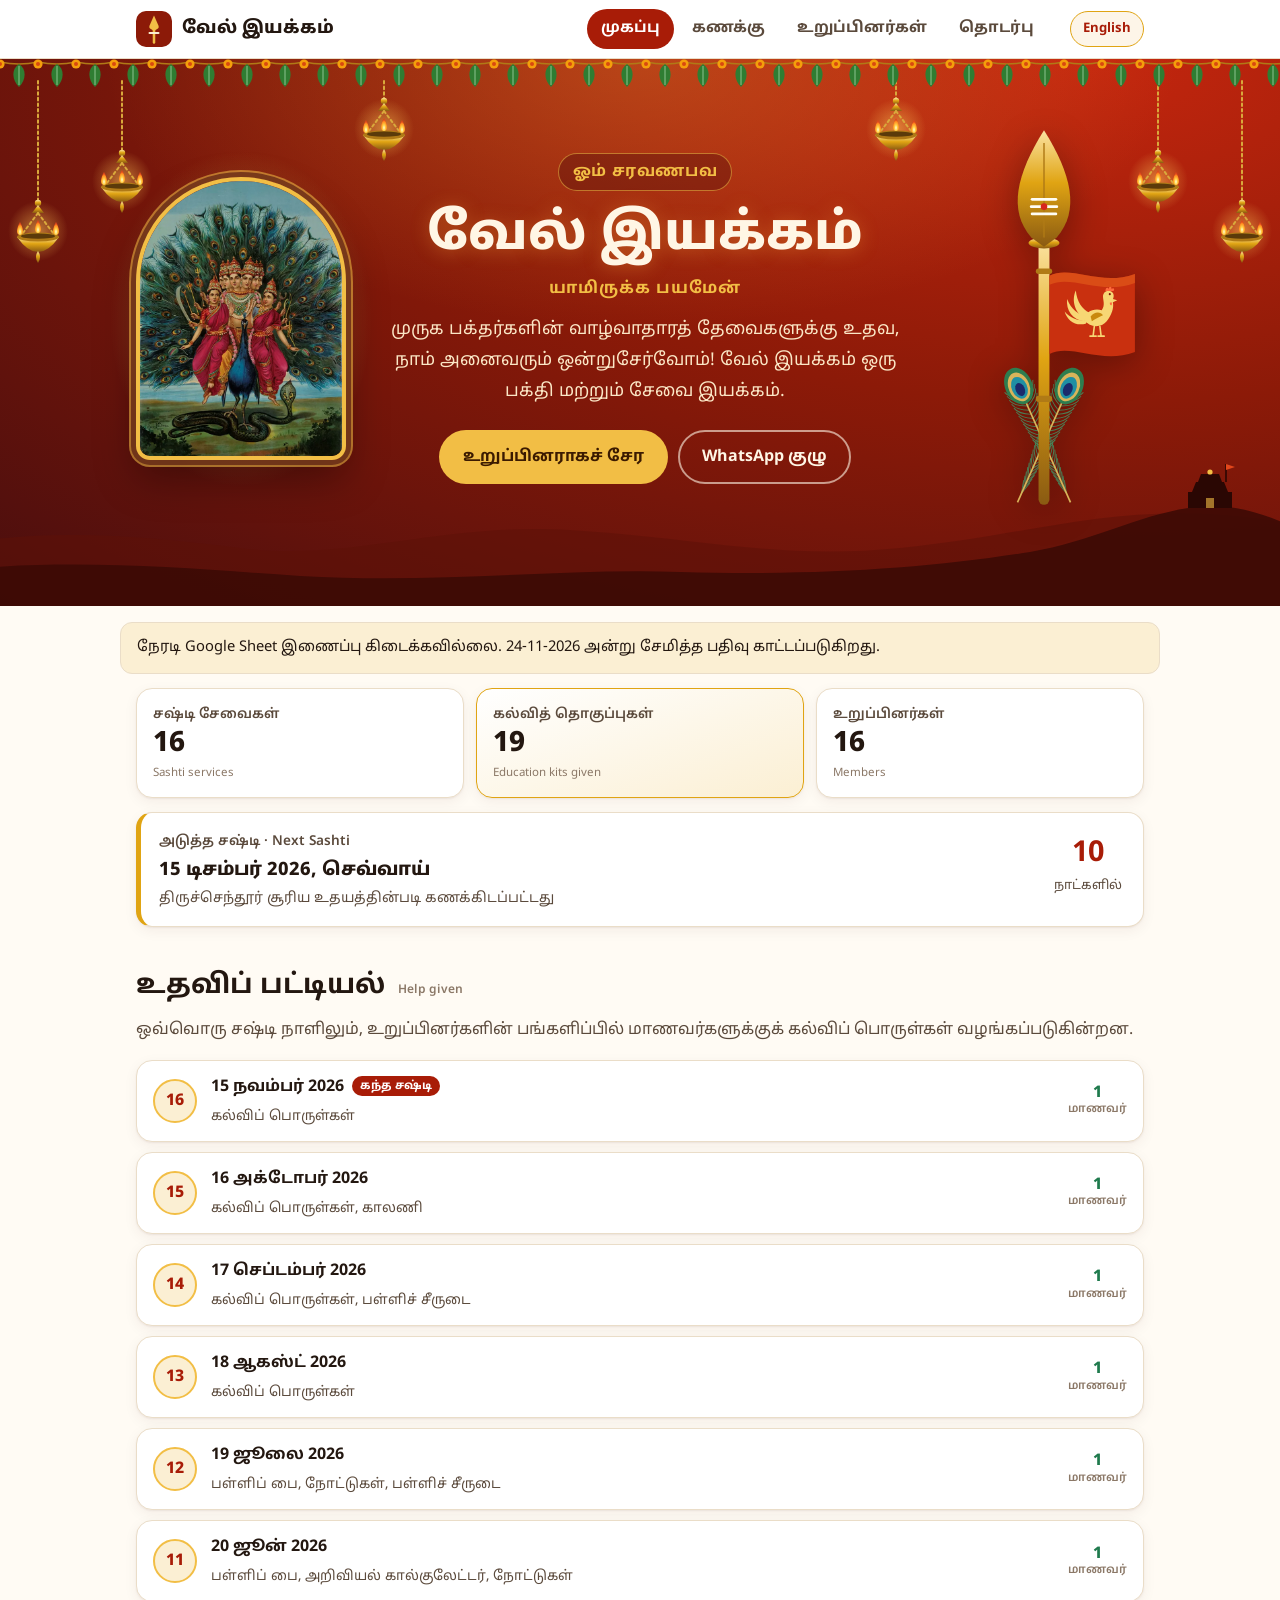
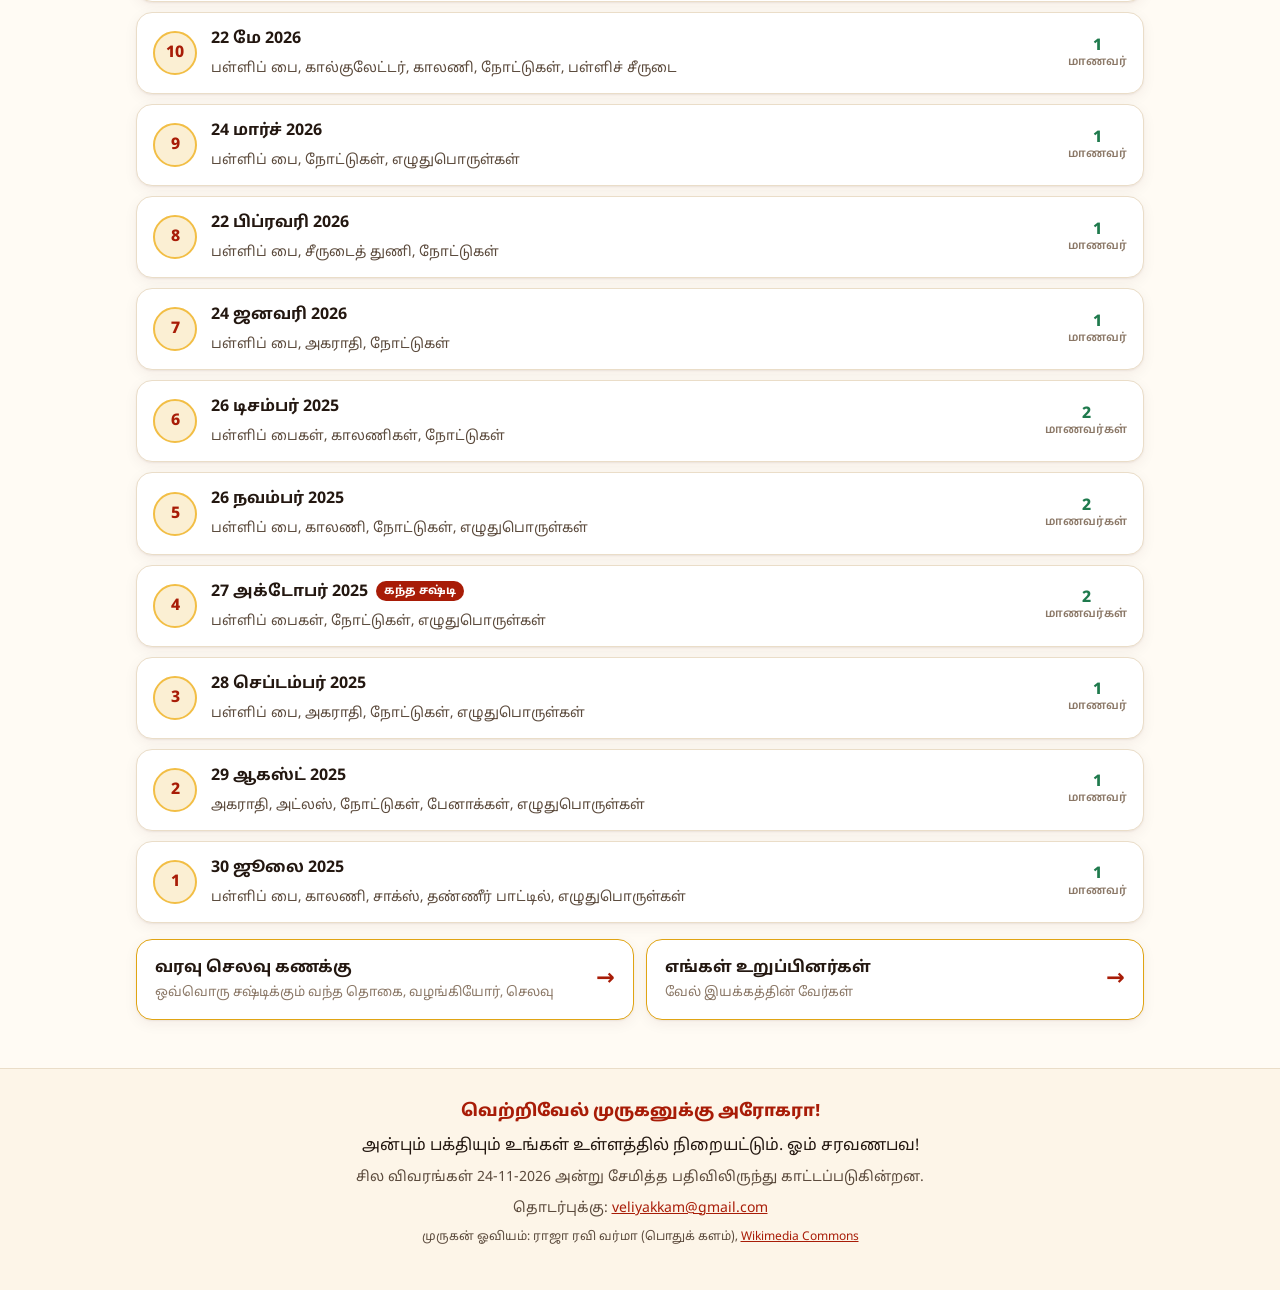
<file: index.html>
<!doctype html>
<html lang="ta">
<head>
<meta charset="utf-8">
<meta name="viewport" content="width=device-width, initial-scale=1">
<title data-en="Vel Iyakkam">வேல் இயக்கம் · Vel Iyakkam</title>
<meta name="description" content="வேல் இயக்கம்: முருக பக்தர்களின் பக்தி மற்றும் சேவை இயக்கம். ஒவ்வொரு ரூபாயின் வரவும் செலவும் வெளிப்படையாக.">
<meta property="og:title" content="வேல் இயக்கம் · Vel Iyakkam">
<meta property="og:description" content="A devotion and service movement of Murugan devotees. Every rupee in and out, shown openly.">
<meta property="og:type" content="website">
<meta name="theme-color" content="#8C1A08">
<link rel="icon" href="assets/img/favicon.svg">
<link rel="preconnect" href="https://fonts.googleapis.com">
<link rel="preconnect" href="https://fonts.gstatic.com" crossorigin>
<link href="https://fonts.googleapis.com/css2?family=Noto+Sans+Tamil:wght@400;600;700;800&display=swap" rel="stylesheet">
<link rel="stylesheet" href="assets/css/style.css?v=20261124d">
</head>
<body data-page="home">

<header class="top">
  <div class="wrap top-in">
    <a class="brand" href="index.html">
      <img src="assets/img/favicon.svg" alt="" width="36" height="36">
      <span data-en="Vel Iyakkam">வேல் இயக்கம்</span>
    </a>
    <button class="lang" id="langBtn" type="button">English</button>
    <nav class="nav" aria-label="பக்கங்கள்">
      <a href="index.html" class="on" aria-current="page" data-en="Home">முகப்பு</a>
      <a href="accounts.html" data-en="Accounts">கணக்கு</a>
      <a href="members.html" data-en="Members">உறுப்பினர்கள்</a>
      <a href="contact.html" data-en="Contact">தொடர்பு</a>
    </nav>
  </div>
</header>

<main>

  <section class="hero">
    <div class="decor-lamps" data-decor="lamps" aria-hidden="true"></div>
    <div class="wrap hero-grid">
      <figure class="deity">
        <picture>
          <source srcset="assets/img/murugan-ravi-varma.webp" type="image/webp">
          <img src="assets/img/murugan-ravi-varma.jpg" width="600" height="819" alt="ஆறுமுகப் பெருமான், வள்ளி தெய்வானையுடன் மயில் மீது. ராஜா ரவி வர்மா ஓவியம்">
        </picture>
      </figure>
      <div class="hero-text">
      <p class="om" data-en="Om Saravanabhava">ஓம் சரவணபவ</p>
      <h1 data-en="Vel Iyakkam">வேல் இயக்கம்</h1>
      <p class="yama" data-en="Why fear, when I am here">யாமிருக்க பயமேன்</p>
      <p class="lead" data-en="Let us all come together to help Murugan devotees with their livelihood needs! Vel Iyakkam is a movement of devotion and service.">முருக பக்தர்களின் வாழ்வாதாரத் தேவைகளுக்கு உதவ, நாம் அனைவரும் ஒன்றுசேர்வோம்!
        வேல் இயக்கம் ஒரு பக்தி மற்றும் சேவை இயக்கம்.</p>
      <div class="cta">
        <a class="btn btn-gold js-join" href="#" data-en="Become a member">உறுப்பினராகச் சேர</a>
        <a class="btn btn-line js-wa" href="#" data-en="WhatsApp group">WhatsApp குழு</a>
      </div>
      </div>
      <div class="vel-flag" data-decor="vel" aria-hidden="true"></div>
    </div>
    <div class="decor-hills" data-decor="hills" aria-hidden="true"></div>
  </section>

  <div id="notice" class="notice wrap" hidden></div>

  <section class="wrap stats" aria-label="Summary">
    <div class="stat"><span class="k" data-en="Sashti services">சஷ்டி சேவைகள்</span><span class="v" id="sSashti">…</span><span class="e">Sashti services</span></div>
    <div class="stat stat-hl"><span class="k" data-en="Education kits given">கல்வித் தொகுப்புகள்</span><span class="v" id="sKits">…</span><span class="e">Education kits given</span></div>
    <div class="stat"><span class="k" data-en="Members">உறுப்பினர்கள்</span><span class="v" id="sMem">…</span><span class="e">Members</span></div>
  </section>

  <section class="wrap">
    <div class="sashti">
      <div>
        <span class="k" data-en="Next Sashti">அடுத்த சஷ்டி · Next Sashti</span>
        <div class="d" id="nsDate">…</div>
        <div class="muted small" id="nsPlace"></div>
      </div>
      <div class="count" id="nsCount"></div>
    </div>
  </section>

  <section class="wrap sec" id="help">
    <h2 data-en="Help given">உதவிப் பட்டியல் <small>Help given</small></h2>
    <p class="muted" data-en="On every Sashti day, students receive education materials paid for by our members&#x27; contributions.">ஒவ்வொரு சஷ்டி நாளிலும், உறுப்பினர்களின் பங்களிப்பில் மாணவர்களுக்குக் கல்விப் பொருள்கள் வழங்கப்படுகின்றன.</p>
    <ol class="helplist" id="helpList"></ol>

    <div class="tab-links">
      <a class="acc-link" href="accounts.html">
        <span data-en="&lt;b&gt;Accounts&lt;/b&gt;&lt;small&gt;What came in, who gave and what was spent, Sashti by Sashti&lt;/small&gt;"><b>வரவு செலவு கணக்கு</b><small>ஒவ்வொரு சஷ்டிக்கும் வந்த தொகை, வழங்கியோர், செலவு</small></span>
        <span class="arrow">→</span>
      </a>
      <a class="acc-link" href="members.html">
        <span data-en="&lt;b&gt;Our members&lt;/b&gt;&lt;small&gt;The roots of Vel Iyakkam&lt;/small&gt;"><b>எங்கள் உறுப்பினர்கள்</b><small>வேல் இயக்கத்தின் வேர்கள்</small></span>
        <span class="arrow">→</span>
      </a>
    </div>
  </section>



</main>

<footer class="foot">
  <div class="wrap">
    <p class="arohara" data-en="Vetrivel Muruganukku Arohara!">வெற்றிவேல் முருகனுக்கு அரோகரா!</p>
    <p data-en="May love and devotion fill your heart. Om Saravanabhava!">அன்பும் பக்தியும் உங்கள் உள்ளத்தில் நிறையட்டும். ஓம் சரவணபவ!</p>
    <p class="small muted" id="source"></p>
    <p class="small muted" data-en="Contact: &lt;a class=&quot;js-mail&quot; href=&quot;#&quot;&gt;&lt;/a&gt;">தொடர்புக்கு: <a class="js-mail" href="#"></a></p>
    <p class="tiny muted" data-en="Murugan painting: Raja Ravi Varma (public domain), &lt;a href=&quot;https://commons.wikimedia.org/wiki/File:Murugan_by_Raja_Ravi_Varma.jpg&quot; target=&quot;_blank&quot; rel=&quot;noopener&quot;&gt;Wikimedia Commons&lt;/a&gt;">முருகன் ஓவியம்: ராஜா ரவி வர்மா (பொதுக் களம்), <a href="https://commons.wikimedia.org/wiki/File:Murugan_by_Raja_Ravi_Varma.jpg" target="_blank" rel="noopener">Wikimedia Commons</a></p>
  </div>
</footer>

<script src="assets/js/config.js?v=20261124d"></script>
<script src="assets/js/panchang.js?v=20261124d"></script>
<script src="assets/js/decor.js?v=20261124d"></script>
<script src="assets/js/app.js?v=20261124d"></script>
</body>
</html>
</file>
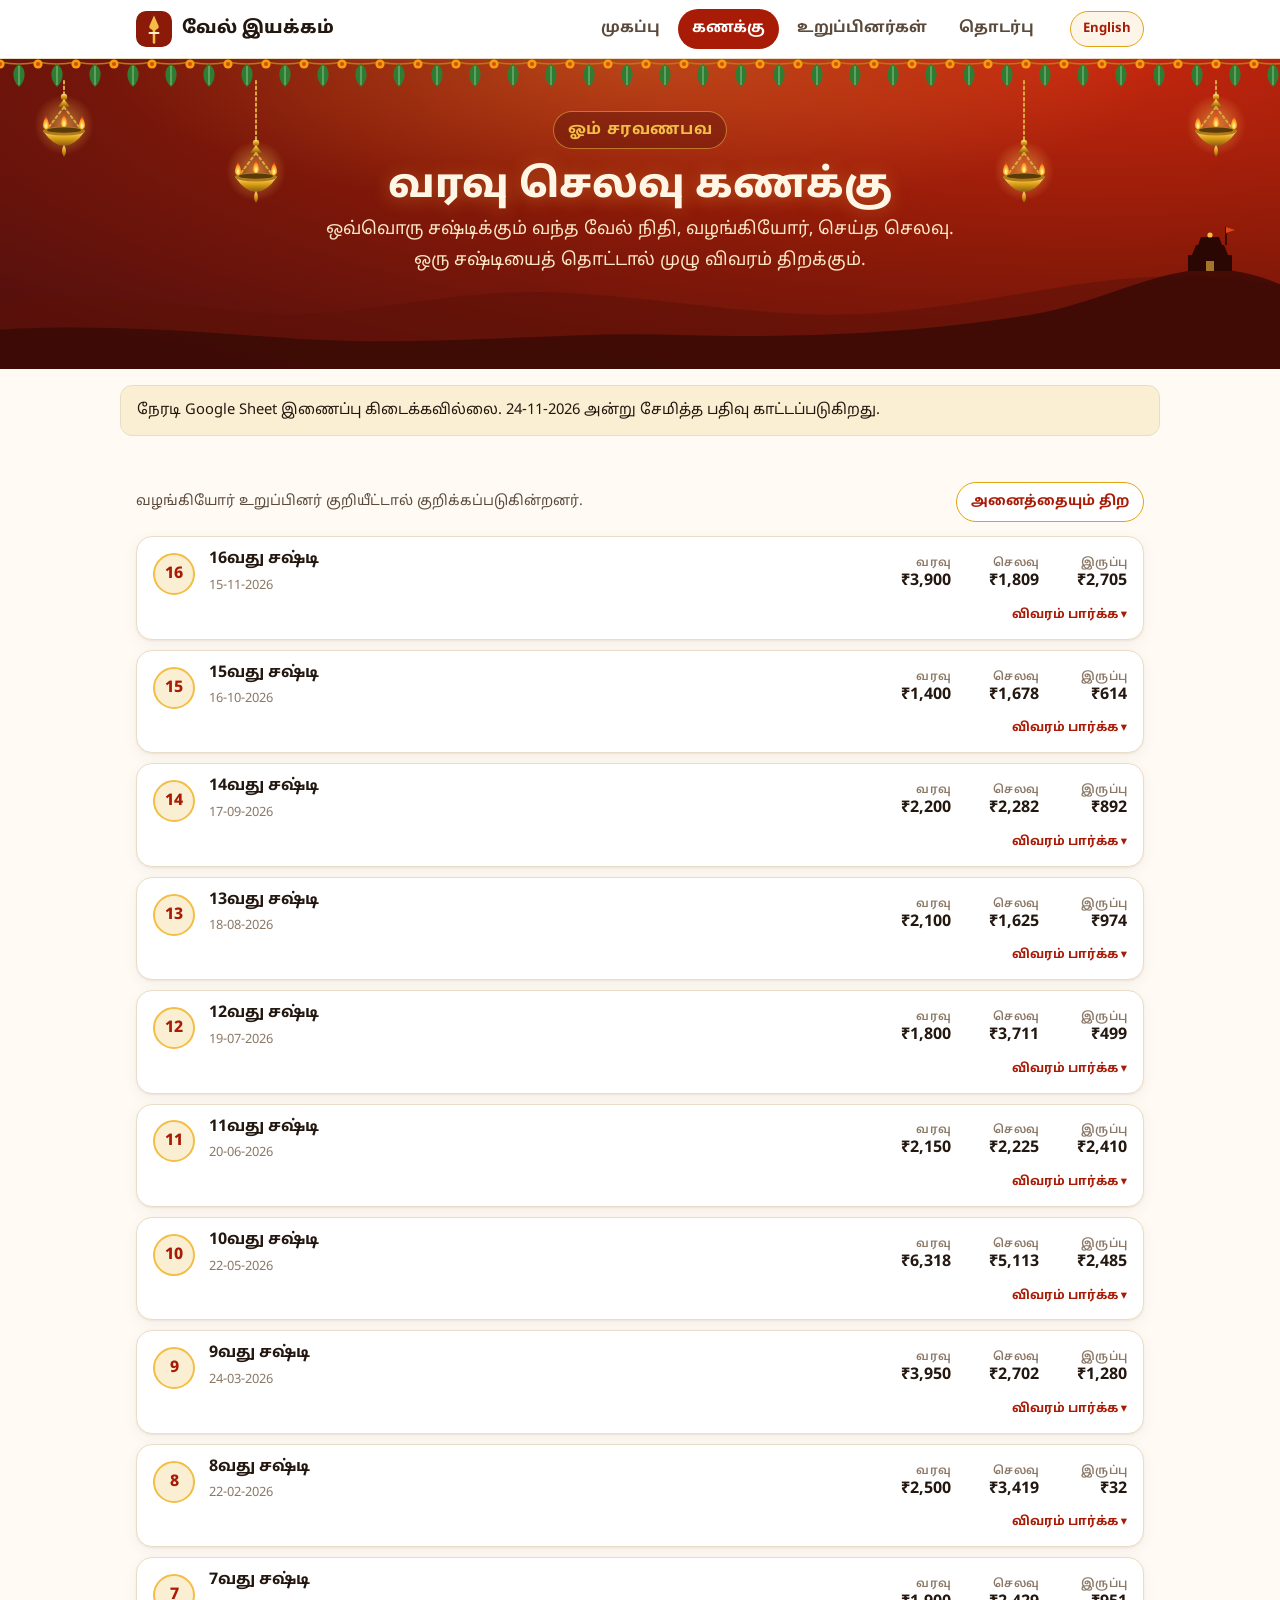
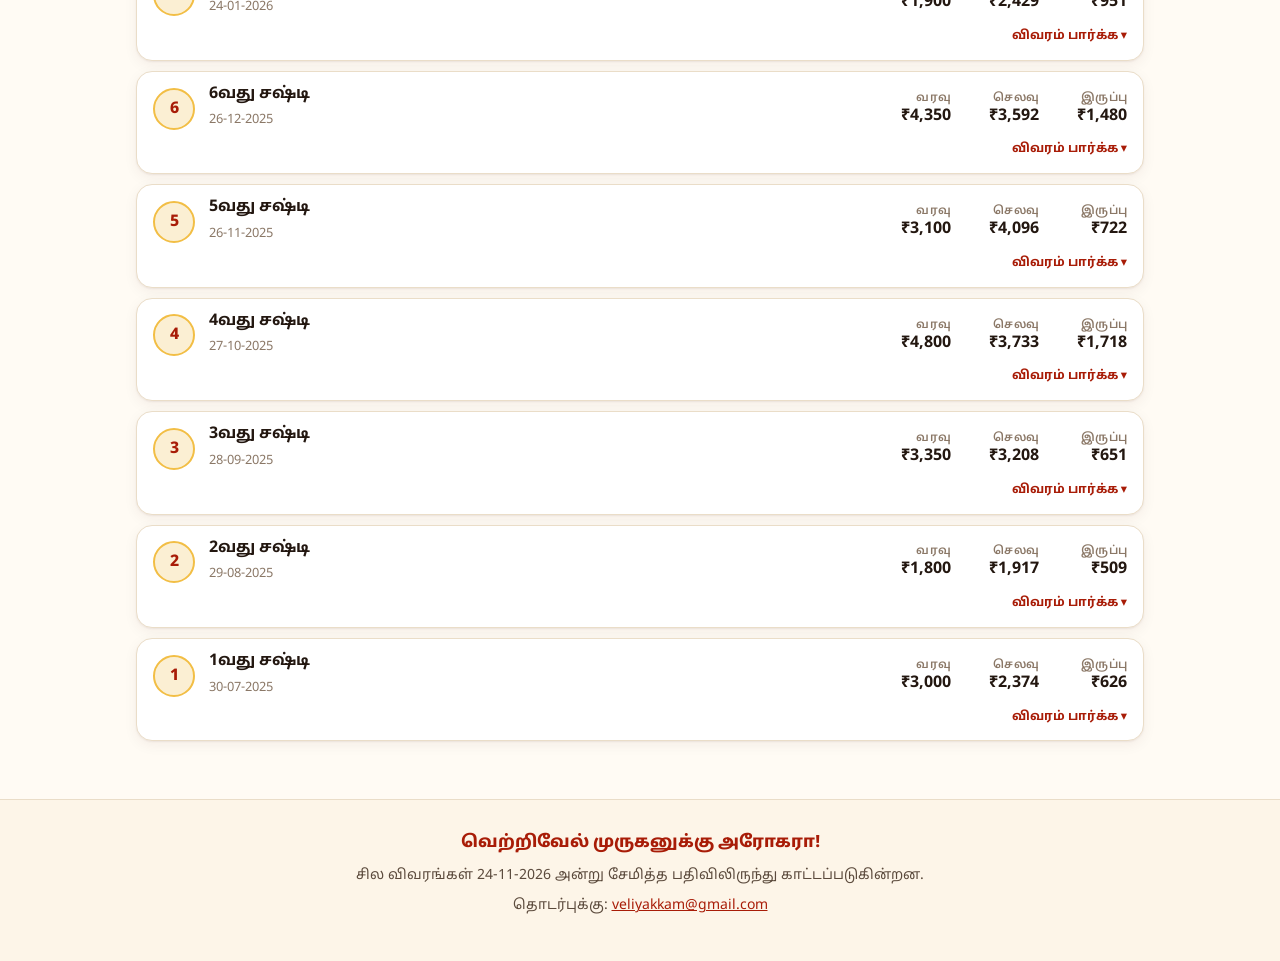
<file: accounts.html>
<!doctype html>
<html lang="ta">
<head>
<meta charset="utf-8">
<meta name="viewport" content="width=device-width, initial-scale=1">
<title data-en="Accounts · Vel Iyakkam">வரவு செலவு கணக்கு · வேல் இயக்கம்</title>
<meta name="description" content="வேல் இயக்கம்: ஒவ்வொரு சஷ்டிக்கும் வந்த வேல் நிதி, வழங்கியோர், செய்த செலவு.">
<meta name="theme-color" content="#8C1A08">
<link rel="icon" href="assets/img/favicon.svg">
<link rel="preconnect" href="https://fonts.googleapis.com">
<link rel="preconnect" href="https://fonts.gstatic.com" crossorigin>
<link href="https://fonts.googleapis.com/css2?family=Noto+Sans+Tamil:wght@400;600;700;800&display=swap" rel="stylesheet">
<link rel="stylesheet" href="assets/css/style.css?v=20261124d">
</head>
<body data-page="accounts">

<header class="top">
  <div class="wrap top-in">
    <a class="brand" href="index.html">
      <img src="assets/img/favicon.svg" alt="" width="36" height="36">
      <span data-en="Vel Iyakkam">வேல் இயக்கம்</span>
    </a>
    <button class="lang" id="langBtn" type="button">English</button>
    <nav class="nav" aria-label="பக்கங்கள்">
      <a href="index.html" data-en="Home">முகப்பு</a>
      <a href="accounts.html" class="on" aria-current="page" data-en="Accounts">கணக்கு</a>
      <a href="members.html" data-en="Members">உறுப்பினர்கள்</a>
      <a href="contact.html" data-en="Contact">தொடர்பு</a>
    </nav>
  </div>
</header>

<main>
  <section class="hero hero--small">
    <div class="decor-lamps few" data-decor="lamps" aria-hidden="true"></div>
    <div class="wrap hero-text">
      <p class="om" data-en="Om Saravanabhava">ஓம் சரவணபவ</p>
      <h1 data-en="Accounts">வரவு செலவு கணக்கு</h1>
      <p class="lead" data-en="What came in for each Sashti, who gave it, and what was spent. Tap a Sashti to see the full details.">ஒவ்வொரு சஷ்டிக்கும் வந்த வேல் நிதி, வழங்கியோர், செய்த செலவு. ஒரு சஷ்டியைத் தொட்டால் முழு விவரம் திறக்கும்.</p>
    </div>
    <div class="decor-hills" data-decor="hills" aria-hidden="true"></div>
  </section>

  <div id="notice" class="notice wrap" hidden></div>

  <section class="wrap sec">
    <div class="acc-tools">
      <p class="muted small" id="accNote" style="margin:0"></p>
      <button type="button" id="toggleAll">அனைத்தையும் திற</button>
    </div>
    <div id="accList"></div>
  </section>
</main>

<footer class="foot">
  <div class="wrap">
    <p class="arohara" data-en="Vetrivel Muruganukku Arohara!">வெற்றிவேல் முருகனுக்கு அரோகரா!</p>
    <p class="small muted" id="source"></p>
    <p class="small muted" data-en="Contact: &lt;a class=&quot;js-mail&quot; href=&quot;#&quot;&gt;&lt;/a&gt;">தொடர்புக்கு: <a class="js-mail" href="#"></a></p>
  </div>
</footer>

<script src="assets/js/config.js?v=20261124d"></script>
<script src="assets/js/decor.js?v=20261124d"></script>
<script src="assets/js/app.js?v=20261124d"></script>
</body>
</html>
</file>
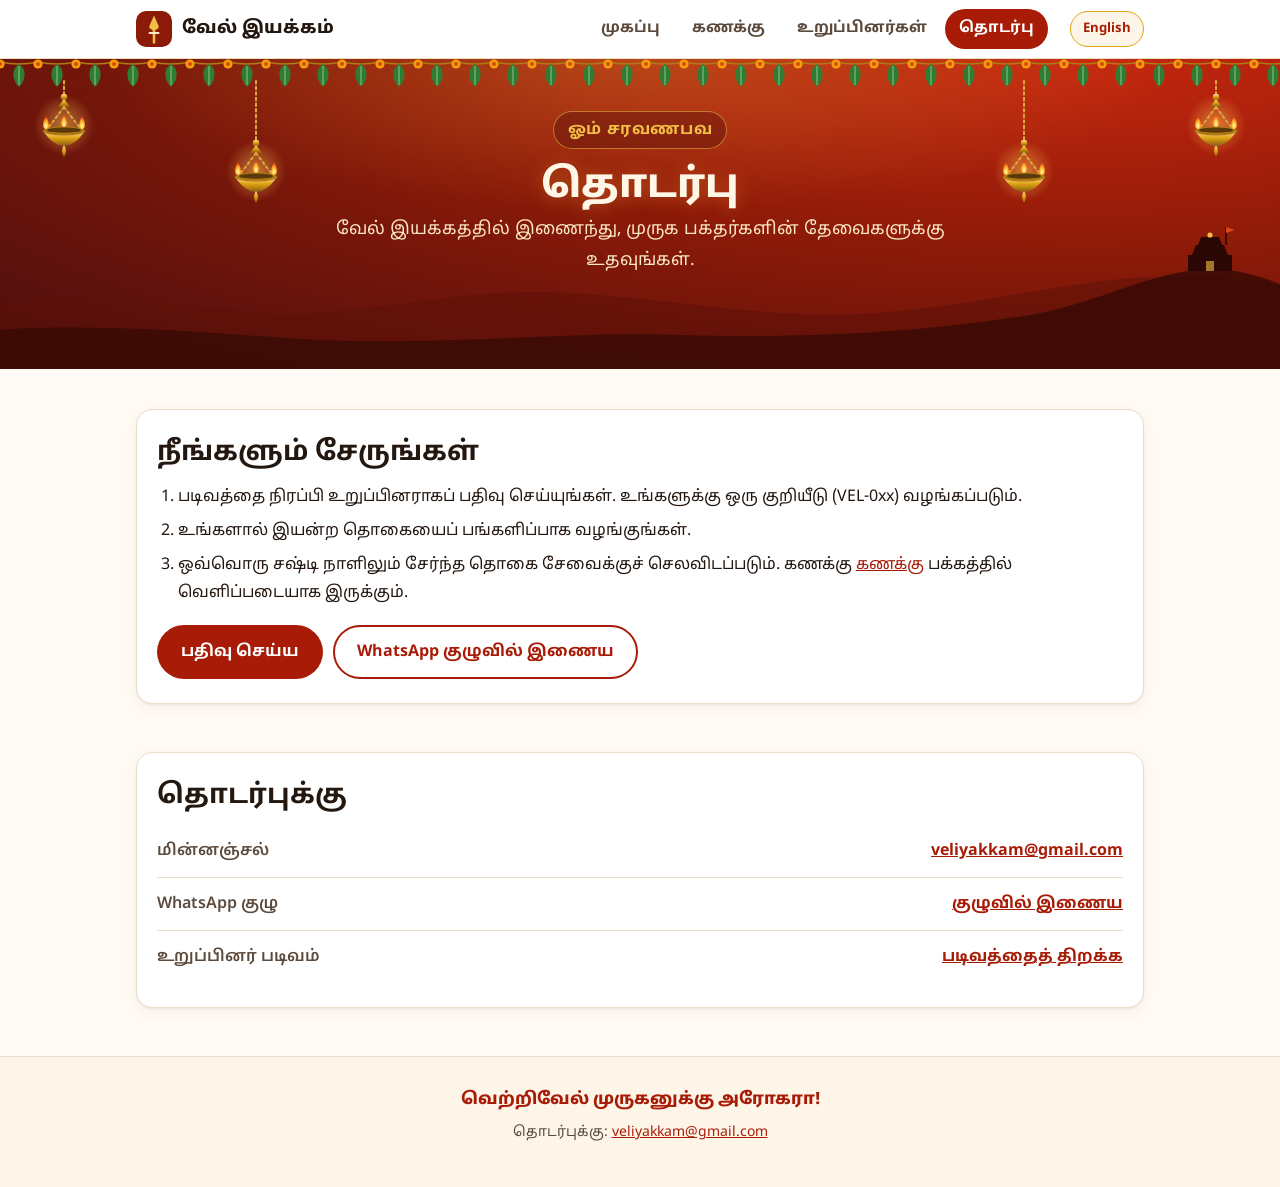
<file: contact.html>
<!doctype html>
<html lang="ta">
<head>
<meta charset="utf-8">
<meta name="viewport" content="width=device-width, initial-scale=1">
<title data-en="Contact · Vel Iyakkam">தொடர்பு · வேல் இயக்கம்</title>
<meta name="description" content="வேல் இயக்கத்தில் சேர, தொடர்பு கொள்ள.">
<meta name="theme-color" content="#8C1A08">
<link rel="icon" href="assets/img/favicon.svg">
<link rel="preconnect" href="https://fonts.googleapis.com">
<link rel="preconnect" href="https://fonts.gstatic.com" crossorigin>
<link href="https://fonts.googleapis.com/css2?family=Noto+Sans+Tamil:wght@400;600;700;800&display=swap" rel="stylesheet">
<link rel="stylesheet" href="assets/css/style.css?v=20261124d">
</head>
<body data-page="contact">

<header class="top">
  <div class="wrap top-in">
    <a class="brand" href="index.html">
      <img src="assets/img/favicon.svg" alt="" width="36" height="36">
      <span data-en="Vel Iyakkam">வேல் இயக்கம்</span>
    </a>
    <button class="lang" id="langBtn" type="button">English</button>
    <nav class="nav" aria-label="பக்கங்கள்">
      <a href="index.html" data-en="Home">முகப்பு</a>
      <a href="accounts.html" data-en="Accounts">கணக்கு</a>
      <a href="members.html" data-en="Members">உறுப்பினர்கள்</a>
      <a href="contact.html" class="on" aria-current="page" data-en="Contact">தொடர்பு</a>
    </nav>
  </div>
</header>

<main>
  <section class="hero hero--small">
    <div class="decor-lamps few" data-decor="lamps" aria-hidden="true"></div>
    <div class="wrap hero-text">
      <p class="om" data-en="Om Saravanabhava">ஓம் சரவணபவ</p>
      <h1 data-en="Contact">தொடர்பு</h1>
      <p class="lead" data-en="Join Vel Iyakkam and help meet the needs of Murugan devotees.">வேல் இயக்கத்தில் இணைந்து, முருக பக்தர்களின் தேவைகளுக்கு உதவுங்கள்.</p>
    </div>
    <div class="decor-hills" data-decor="hills" aria-hidden="true"></div>
  </section>

  <div id="notice" class="notice wrap" hidden></div>

  <section class="wrap sec" id="join">
    <div class="join">
      <h2 data-en="Join us">நீங்களும் சேருங்கள்</h2>
      <ol class="steps">
        <li data-en="Fill in the form to register as a member. You will be given a code (VEL-0xx).">படிவத்தை நிரப்பி உறுப்பினராகப் பதிவு செய்யுங்கள். உங்களுக்கு ஒரு குறியீடு (VEL-0xx) வழங்கப்படும்.</li>
        <li data-en="Give whatever amount you can as your contribution.">உங்களால் இயன்ற தொகையைப் பங்களிப்பாக வழங்குங்கள்.</li>
        <li data-en="On every Sashti day the money collected is spent on service. The accounts are open for everyone on the &lt;a href=&quot;accounts.html&quot;&gt;Accounts&lt;/a&gt; page.">ஒவ்வொரு சஷ்டி நாளிலும் சேர்ந்த தொகை சேவைக்குச் செலவிடப்படும். கணக்கு <a href="accounts.html">கணக்கு</a> பக்கத்தில் வெளிப்படையாக இருக்கும்.</li>
      </ol>
      <div class="cta">
        <a class="btn btn-red js-join" href="#" data-en="Register">பதிவு செய்ய</a>
        <a class="btn btn-ghost js-wa" href="#" data-en="Join the WhatsApp group">WhatsApp குழுவில் இணைய</a>
      </div>
    </div>
  </section>

  <section class="wrap sec">
    <div class="join contact">
      <h2 data-en="Contact us">தொடர்புக்கு</h2>
      <ul class="contact-list">
        <li><span data-en="E-mail">மின்னஞ்சல்</span><a class="js-mail" href="#"></a></li>
        <li><span data-en="WhatsApp group">WhatsApp குழு</span><a class="js-wa" href="#" data-en="Join the group">குழுவில் இணைய</a></li>
        <li><span data-en="Membership form">உறுப்பினர் படிவம்</span><a class="js-join" href="#" data-en="Open the form">படிவத்தைத் திறக்க</a></li>
      </ul>
    </div>
  </section>
</main>

<footer class="foot">
  <div class="wrap">
    <p class="arohara" data-en="Vetrivel Muruganukku Arohara!">வெற்றிவேல் முருகனுக்கு அரோகரா!</p>
    <p class="small muted" id="source"></p>
    <p class="small muted" data-en="Contact: &lt;a class=&quot;js-mail&quot; href=&quot;#&quot;&gt;&lt;/a&gt;">தொடர்புக்கு: <a class="js-mail" href="#"></a></p>
  </div>
</footer>

<script src="assets/js/config.js?v=20261124d"></script>
<script src="assets/js/decor.js?v=20261124d"></script>
<script src="assets/js/app.js?v=20261124d"></script>
</body>
</html>
</file>
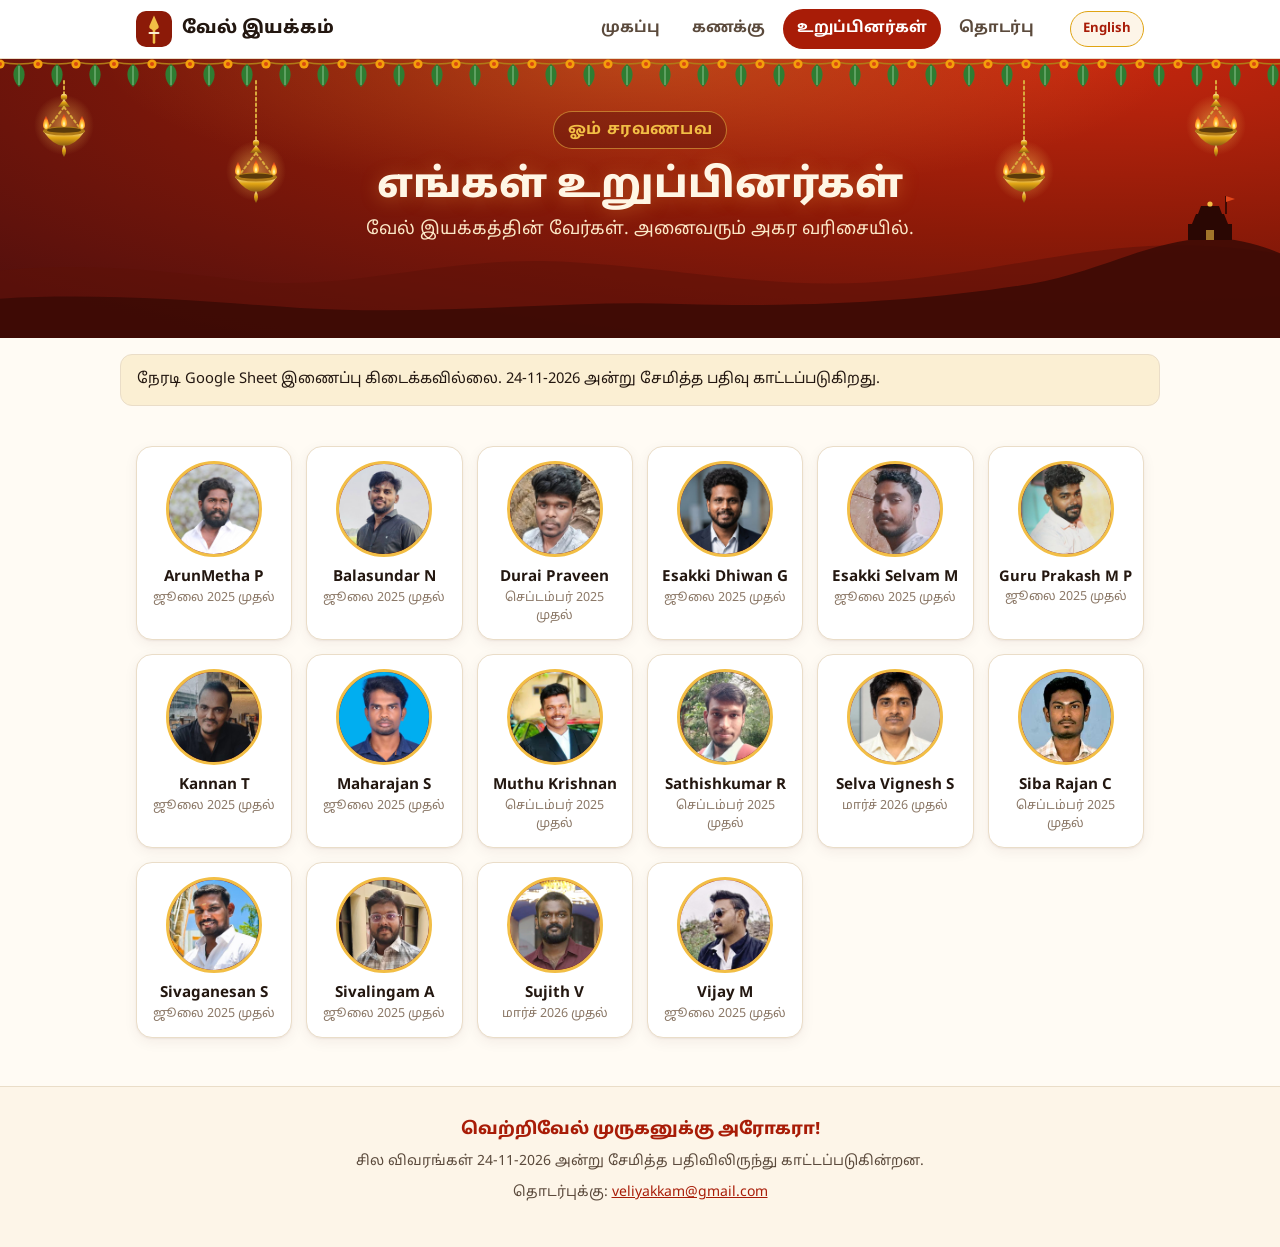
<file: members.html>
<!doctype html>
<html lang="ta">
<head>
<meta charset="utf-8">
<meta name="viewport" content="width=device-width, initial-scale=1">
<title data-en="Members · Vel Iyakkam">உறுப்பினர்கள் · வேல் இயக்கம்</title>
<meta name="description" content="வேல் இயக்கத்தின் உறுப்பினர்கள்.">
<meta name="theme-color" content="#8C1A08">
<link rel="icon" href="assets/img/favicon.svg">
<link rel="preconnect" href="https://fonts.googleapis.com">
<link rel="preconnect" href="https://fonts.gstatic.com" crossorigin>
<link href="https://fonts.googleapis.com/css2?family=Noto+Sans+Tamil:wght@400;600;700;800&display=swap" rel="stylesheet">
<link rel="stylesheet" href="assets/css/style.css?v=20261124d">
</head>
<body data-page="members">

<header class="top">
  <div class="wrap top-in">
    <a class="brand" href="index.html">
      <img src="assets/img/favicon.svg" alt="" width="36" height="36">
      <span data-en="Vel Iyakkam">வேல் இயக்கம்</span>
    </a>
    <button class="lang" id="langBtn" type="button">English</button>
    <nav class="nav" aria-label="பக்கங்கள்">
      <a href="index.html" data-en="Home">முகப்பு</a>
      <a href="accounts.html" data-en="Accounts">கணக்கு</a>
      <a href="members.html" class="on" aria-current="page" data-en="Members">உறுப்பினர்கள்</a>
      <a href="contact.html" data-en="Contact">தொடர்பு</a>
    </nav>
  </div>
</header>

<main>
  <section class="hero hero--small">
    <div class="decor-lamps few" data-decor="lamps" aria-hidden="true"></div>
    <div class="wrap hero-text">
      <p class="om" data-en="Om Saravanabhava">ஓம் சரவணபவ</p>
      <h1 data-en="Our members">எங்கள் உறுப்பினர்கள்</h1>
      <p class="lead" data-en="The roots of Vel Iyakkam, in alphabetical order.">வேல் இயக்கத்தின் வேர்கள். அனைவரும் அகர வரிசையில்.</p>
    </div>
    <div class="decor-hills" data-decor="hills" aria-hidden="true"></div>
  </section>

  <div id="notice" class="notice wrap" hidden></div>

  <section class="wrap sec" id="members">
    <div class="people" id="people"></div>
  </section>
</main>

<footer class="foot">
  <div class="wrap">
    <p class="arohara" data-en="Vetrivel Muruganukku Arohara!">வெற்றிவேல் முருகனுக்கு அரோகரா!</p>
    <p class="small muted" id="source"></p>
    <p class="small muted" data-en="Contact: &lt;a class=&quot;js-mail&quot; href=&quot;#&quot;&gt;&lt;/a&gt;">தொடர்புக்கு: <a class="js-mail" href="#"></a></p>
  </div>
</footer>

<script src="assets/js/config.js?v=20261124d"></script>
<script src="assets/js/decor.js?v=20261124d"></script>
<script src="assets/js/app.js?v=20261124d"></script>
</body>
</html>
</file>
<file: assets/css/style.css>
/* Vel Iyakkam: one small stylesheet. Light and dark follow the phone's setting. */

:root{
  --red:#A81C07; --red-d:#6E1205; --gold:#E0A413; --gold-l:#F2BE45; --cream:#FBEFD3;
  --bg:#FFFBF4; --card:#FFFFFF; --card-2:#FDF5E8;
  --ink:#231710; --ink-2:#5B4A3C; --ink-3:#8B7867; --line:#EADDC8;
  --in:#1F7A4D; --out:#B3261E;
  --r:16px; --sh:0 1px 2px rgba(74,14,14,.06),0 4px 14px rgba(74,14,14,.06);
  --font:"Noto Sans Tamil","Latha",system-ui,-apple-system,"Segoe UI",sans-serif;
}
@media (prefers-color-scheme:dark){
  :root{
    --bg:#191210; --card:#231A17; --card-2:#2C211D;
    --ink:#F5EDE3; --ink-2:#CDBBA9; --ink-3:#9A8776; --line:#3A2C26;
    --red:#E2593C; --in:#5CC48E; --out:#F08A7E; --cream:#3A2C10;
    --sh:0 1px 2px rgba(0,0,0,.3),0 4px 14px rgba(0,0,0,.25);
  }
}

*,*::before,*::after{box-sizing:border-box}
html{scroll-behavior:smooth;-webkit-text-size-adjust:100%}
body{margin:0;background:var(--bg);color:var(--ink);font-family:var(--font);font-size:16px;line-height:1.75}
a{color:var(--red)}
h1,h2,h3{line-height:1.4;margin:0 0 .4em}
h2{font-size:clamp(1.3rem,3.5vw,1.7rem)}
h3{font-size:1.1rem}
h2 small,h3 small,summary small{font-size:.75rem;font-weight:600;color:var(--ink-3);margin-left:6px;letter-spacing:.02em}
p{margin:0 0 1em}
.wrap{max-width:1040px;margin:0 auto;padding:0 16px}
.muted{color:var(--ink-2)}
.small{font-size:.875rem}
.mt{margin-top:32px}
.sec{padding:40px 16px 8px}
:focus-visible{outline:3px solid var(--gold);outline-offset:2px;border-radius:6px}

/* header */
.top{position:sticky;top:0;z-index:10;background:var(--card);border-bottom:1px solid var(--line)}
.top-in{display:flex;align-items:center;justify-content:space-between;height:58px;gap:12px}
.brand{margin-right:auto;display:flex;align-items:center;gap:10px;color:var(--ink);font-weight:800;font-size:1.1rem;text-decoration:none;white-space:nowrap}
.brand img{border-radius:10px}
.nav{display:flex;gap:4px;align-items:center}
.nav a{color:var(--ink-2);text-decoration:none;padding:7px 14px;border-radius:999px;font-size:.95rem;font-weight:700}
.nav a:hover{background:var(--card-2)}
.nav a.on{background:var(--red);color:#fff}
@media (max-width:640px){
  .top-in{flex-wrap:wrap;height:auto;padding-top:8px;gap:6px}
  .nav{width:100%;gap:0;border-top:1px solid var(--line)}
  .nav a{flex:1;text-align:center;border-radius:0;padding:9px 2px;font-size:.84rem;border-bottom:3px solid transparent}
  .nav a.on{background:none;color:var(--red);border-bottom-color:var(--red)}
}

/* hero: painting, hanging lamps, mango-leaf thoranam, hills, Vel with rooster flag */
.hero{position:relative;overflow:hidden;isolation:isolate;color:#FFF6E5;text-align:center;padding:64px 0 92px;
  background:radial-gradient(60% 70% at 50% 0%,rgba(255,170,60,.28) 0%,rgba(255,170,60,0) 70%),
             radial-gradient(120% 140% at 85% 0%,#C4260E 0%,#8C1A08 45%,#4A0E0E 100%)}
.hero::before{content:"";position:absolute;left:0;right:0;top:0;height:30px;z-index:3;background:url("data:image/svg+xml,%3Csvg xmlns='http://www.w3.org/2000/svg' width='38' height='30'%3E%3Cpath d='M0 3 Q19 7 38 3' stroke='%23B07A16' stroke-width='1.6' fill='none'/%3E%3Cpath d='M19 5 C27 10 26 21 19 28 C12 21 11 10 19 5Z' fill='%232F7D32'/%3E%3Cpath d='M19 7 L19 26' stroke='%23A5D6A7' stroke-width='.8'/%3E%3Ccircle cx='0' cy='5' r='4.6' fill='%23F59E0B'/%3E%3Ccircle cx='38' cy='5' r='4.6' fill='%23F59E0B'/%3E%3Ccircle cx='0' cy='5' r='2' fill='%23D9480F'/%3E%3Ccircle cx='38' cy='5' r='2' fill='%23D9480F'/%3E%3C/svg%3E") repeat-x;background-size:38px 30px}
.hero-grid{position:relative;z-index:2;display:grid;grid-template-columns:210px 1fr 200px;gap:28px;align-items:center}
.hero-text{min-width:0}
.om{display:inline-block;margin:0 0 10px;padding:4px 14px;border:1px solid rgba(242,190,69,.55);border-radius:999px;color:var(--gold-l);font-weight:700;letter-spacing:.04em;background:rgba(74,14,14,.35)}
.hero h1{font-size:clamp(2rem,7vw,3.2rem);font-weight:800;margin:0;text-shadow:0 2px 18px rgba(255,170,60,.35)}
.yama{margin:2px 0 12px;color:var(--gold-l);font-weight:700;letter-spacing:.06em;font-size:1.02rem}
.lead{max-width:36em;margin:0 auto 22px;font-size:clamp(1rem,2.6vw,1.1rem);color:#FBE7C6}
.deity{margin:0;position:relative}
.deity::before{content:"";position:absolute;inset:-26px;border-radius:50%;background:radial-gradient(closest-side,rgba(255,196,90,.55),rgba(255,196,90,0));z-index:-1}
.deity img{display:block;width:100%;height:auto;border-radius:105px 105px 14px 14px;border:4px solid #F2BE45;
  box-shadow:0 0 0 5px rgba(74,14,14,.6),0 0 0 7px rgba(242,190,69,.55),0 18px 40px rgba(0,0,0,.35)}
.vel-flag svg{display:block;width:100%;height:auto;filter:drop-shadow(0 8px 18px rgba(0,0,0,.35))}
.vel-flag .flag{transform-box:fill-box;transform-origin:0 50%;animation:wave 4.5s ease-in-out infinite alternate}
.decor-lamps{position:absolute;left:0;right:0;top:22px;height:240px;z-index:1;pointer-events:none}
.lamp{position:absolute;top:0;transform:translateX(-50%);transform-origin:50% 0;animation:sway 5.5s ease-in-out infinite alternate}
.lamp svg{display:block;overflow:visible}
.lamp .flame{transform-box:fill-box;transform-origin:50% 100%;animation:flicker 1.3s ease-in-out infinite alternate}
.lamp .glow{animation:glow 2.6s ease-in-out infinite alternate}
.decor-hills{position:absolute;left:0;right:0;bottom:0;height:150px;z-index:1;pointer-events:none}
@keyframes sway{from{transform:translateX(-50%) rotate(-2.2deg)}to{transform:translateX(-50%) rotate(2.2deg)}}
@keyframes flicker{0%{transform:scale(1,1)}40%{transform:scale(.9,1.1)}70%{transform:scale(1.06,.94)}100%{transform:scale(.96,1.05)}}
@keyframes glow{from{opacity:.65}to{opacity:1}}
@keyframes wave{from{transform:skewY(0deg) scaleX(1)}to{transform:skewY(-3deg) scaleX(.96)}}
@media (prefers-reduced-motion:reduce){.lamp,.lamp .flame,.lamp .glow,.vel-flag .flag{animation:none}}
@media (max-width:1180px){.lamp.wide{display:none}}
@media (max-width:860px){
  .hero{padding:52px 0 86px}
  .hero-grid{grid-template-columns:1fr;gap:6px}
  .deity{width:150px;margin:0 auto 10px}
  .deity img{border-radius:75px 75px 12px 12px}
  .vel-flag{display:none}
  .lamp.mid{top:0}
  .lamp.mid:nth-child(3){left:7%!important}.lamp.mid:nth-child(4){left:93%!important}
}
.hero--small{padding:52px 0 70px}
.hero--small h1{font-size:clamp(1.7rem,5.5vw,2.5rem)}
.cta{display:flex;gap:10px;justify-content:center;flex-wrap:wrap}
.btn{display:inline-block;padding:11px 22px;border-radius:999px;font-weight:700;text-decoration:none;border:2px solid transparent}
.btn-gold{background:var(--gold-l);color:#3B1A00}
.btn-line{border-color:rgba(255,246,229,.6);color:#FFF6E5}
.btn-red{background:var(--red);color:#fff}
.btn-ghost{border-color:var(--red);color:var(--red)}
.btn:hover{filter:brightness(1.06)}

.notice{margin-top:16px;margin-bottom:0;padding:12px 16px;border-radius:12px;background:var(--cream);color:var(--ink);font-size:.92rem;border:1px solid var(--line)}

/* stats */
.stats{display:grid;grid-template-columns:repeat(3,1fr);gap:12px;margin-top:-26px;position:relative}
.stat{background:var(--card);border:1px solid var(--line);border-radius:var(--r);box-shadow:var(--sh);padding:14px 16px;display:flex;flex-direction:column}
.stat .k{font-size:.85rem;color:var(--ink-2);font-weight:600}
.stat .v{font-size:clamp(1.3rem,3.6vw,1.75rem);font-weight:800;font-variant-numeric:tabular-nums;line-height:1.3}
.stat .e{font-size:.72rem;color:var(--ink-3)}
.stat-hl{background:linear-gradient(160deg,var(--card) 0%,var(--cream) 100%);border-color:var(--gold)}
.notice:not([hidden]) + .stats{margin-top:14px}
@media (max-width:520px){.stats{gap:8px}.stat{padding:12px 10px}.stat .k{font-size:.78rem}}

/* next sashti */
.sashti{margin-top:14px;display:flex;align-items:center;justify-content:space-between;gap:16px;background:var(--card);border:1px solid var(--line);border-left:5px solid var(--gold);border-radius:var(--r);padding:14px 18px;box-shadow:var(--sh)}
.sashti .k{font-size:.85rem;color:var(--ink-2);font-weight:600}
.sashti .d{font-size:1.15rem;font-weight:800}
.count{text-align:center;min-width:74px}
.count b{display:block;font-size:1.8rem;line-height:1.1;color:var(--red)}
.count span{font-size:.8rem;color:var(--ink-2)}

/* tables */
.table-wrap{overflow-x:auto;border:1px solid var(--line);border-radius:var(--r);background:var(--card);box-shadow:var(--sh)}
.tbl{width:100%;border-collapse:collapse;font-size:.92rem}
.tbl th{text-align:left;font-size:.8rem;color:var(--ink-2);background:var(--card-2);padding:10px 12px;white-space:nowrap}
.tbl td{padding:10px 12px;border-top:1px solid var(--line);vertical-align:top}
.tbl .n{text-align:right;font-variant-numeric:tabular-nums;white-space:nowrap}
.tbl .in{color:var(--in)}
.tbl .out{color:var(--out)}
.tbl .sub{font-size:.78rem;color:var(--ink-3)}
.tbl .sub-i{display:block;font-size:.78rem;color:var(--ink-3)}
.tbl tr.now td{background:var(--cream)}
.tbl tr.pending td{background:var(--card-2)}
.pend{display:inline-block;padding:1px 8px;border-radius:999px;background:var(--cream);color:var(--warn,#B45309);font-size:.74rem;font-weight:700;white-space:nowrap;border:1px solid var(--gold)}
@media (max-width:520px){.tbl{font-size:.84rem}.tbl th,.tbl td{padding:8px 7px}.tbl .opt{display:none}}

details.more{margin-top:14px}
details.more summary{cursor:pointer;font-weight:700;padding:8px 0}
details.more .table-wrap{margin-top:6px}

/* help list */
.helplist{list-style:none;margin:0;padding:0;display:grid;gap:10px}
.helplist li{display:grid;grid-template-columns:auto 1fr auto;gap:4px 14px;align-items:center;background:var(--card);border:1px solid var(--line);border-radius:var(--r);padding:12px 16px;box-shadow:var(--sh)}
.helplist .no{grid-row:span 2;width:44px;height:44px;border-radius:50%;display:grid;place-items:center;background:var(--cream);color:var(--red);font-weight:800;border:2px solid var(--gold-l)}
.helplist .when{font-weight:700}
.helplist .tag{display:inline-block;margin-left:8px;padding:0 8px;border-radius:999px;background:var(--red);color:#fff;font-size:.72rem;font-weight:700;vertical-align:middle}
.helplist .kids{grid-row:span 2;text-align:center;font-weight:800;color:var(--in);line-height:1.2}
.helplist .kids small{display:block;font-weight:600;font-size:.72rem;color:var(--ink-3)}
.helplist .what{font-size:.86rem;color:var(--ink-2)}

/* members */
.people{display:grid;grid-template-columns:repeat(auto-fill,minmax(140px,1fr));gap:14px}
.person{margin:0;background:var(--card);border:1px solid var(--line);border-radius:var(--r);padding:14px 10px;text-align:center;box-shadow:var(--sh)}
.ph{position:relative;width:96px;height:96px;margin:0 auto 10px;border-radius:50%;overflow:hidden;background:linear-gradient(150deg,#C4260E,#6E1205);border:3px solid var(--gold-l)}
.ph span{position:absolute;inset:0;display:grid;place-items:center;color:#FFF6E5;font-weight:800;font-size:1.6rem;letter-spacing:.02em}
.ph img{position:absolute;inset:0;width:100%;height:100%;object-fit:cover;opacity:0;transition:opacity .2s}
.ph img.ok{opacity:1}
.person figcaption{display:flex;flex-direction:column;line-height:1.45}
.person figcaption b{display:block;font-size:.95rem;white-space:nowrap;overflow:hidden}
.person figcaption span{font-size:.78rem;color:var(--ink-3)}

/* join */
.join{background:var(--card);border:1px solid var(--line);border-radius:var(--r);padding:24px 20px;box-shadow:var(--sh)}
.steps{margin:0 0 18px;padding-left:1.3em}
.steps li{margin-bottom:6px}
.join .cta{justify-content:flex-start}

.foot{margin-top:40px;padding:28px 0 36px;border-top:1px solid var(--line);text-align:center;background:var(--card-2)}
.foot p{margin:0 0 6px}
.foot .arohara{color:var(--red);font-weight:800;font-size:1.05rem}
.tiny{font-size:.75rem}
.acc-link{display:flex;align-items:center;justify-content:space-between;gap:12px;margin-top:16px;padding:14px 18px;border-radius:var(--r);background:var(--card);border:1px solid var(--gold);box-shadow:var(--sh);color:var(--ink);text-decoration:none}
.acc-link small{display:block;color:var(--ink-3);font-size:.82rem}
.acc-link .arrow{font-size:1.4rem;color:var(--red);font-weight:800}
.acc-link:hover{background:var(--card-2)}

/* accounts page */
.acc-tools{display:flex;justify-content:space-between;align-items:center;gap:10px;flex-wrap:wrap;margin:6px 0 14px}
.acc-tools button{font:inherit;font-size:.86rem;font-weight:700;padding:7px 14px;border-radius:999px;border:1px solid var(--gold);background:var(--card);color:var(--red);cursor:pointer}
.cyc{background:var(--card);border:1px solid var(--line);border-radius:var(--r);box-shadow:var(--sh);margin-bottom:10px;overflow:hidden}
.cyc[open]{border-color:var(--gold)}
.cyc.pending{background:linear-gradient(180deg,var(--card) 0%,var(--card-2) 100%)}
.cyc summary{list-style:none;cursor:pointer;display:grid;grid-template-columns:auto 1fr auto;gap:6px 14px;align-items:center;padding:12px 16px}
.cyc summary::-webkit-details-marker{display:none}
.cyc .no{width:42px;height:42px;border-radius:50%;display:grid;place-items:center;background:var(--cream);color:var(--red);font-weight:800;border:2px solid var(--gold-l)}
.cyc .t b{display:block;line-height:1.35}
.cyc .t span{font-size:.8rem;color:var(--ink-3)}
.cyc .fig{display:flex;gap:18px;text-align:right}
.cyc .fig div{display:flex;flex-direction:column;line-height:1.3;min-width:70px}
.cyc .fig small{font-size:.72rem;color:var(--ink-3)}
.cyc .fig b{font-variant-numeric:tabular-nums}
.cyc .chev{grid-column:3;justify-self:end;font-size:.78rem;color:var(--red);font-weight:700}
.cyc[open] .chev .o{display:none}.cyc:not([open]) .chev .c{display:none}
.cyc-body{padding:4px 16px 16px;border-top:1px dashed var(--line)}
.cyc-body h4{margin:14px 0 6px;font-size:.92rem}
.cyc-body .line{display:flex;justify-content:space-between;gap:10px;padding:6px 0;border-bottom:1px solid var(--line);font-size:.9rem}
.cyc-body .line:last-child{border-bottom:0}
.cyc-body .line .d{color:var(--ink-3);font-size:.8rem;min-width:84px}
.cyc-body .line .who{flex:1}
.cyc-body .line .a{font-variant-numeric:tabular-nums;font-weight:700;white-space:nowrap}
.cyc-body .bal{display:flex;justify-content:space-between;margin-top:10px;padding:8px 12px;border-radius:10px;background:var(--card-2);font-weight:700}
@media (max-width:620px){
  .cyc summary{grid-template-columns:auto 1fr}
  .cyc .fig{grid-column:1 / -1;justify-content:space-between;text-align:left;padding-top:4px}
  .cyc .fig div{min-width:0}
  .cyc .chev{grid-column:1 / -1;justify-self:start}
}

.tab-links{display:grid;grid-template-columns:1fr 1fr;gap:12px}
@media (max-width:620px){.tab-links{grid-template-columns:1fr}}
.contact-list{list-style:none;margin:0;padding:0}
.contact-list li{display:flex;justify-content:space-between;gap:12px;padding:12px 0;border-bottom:1px solid var(--line);flex-wrap:wrap}
.contact-list li:last-child{border-bottom:0}
.contact-list span{color:var(--ink-2);font-weight:600}
.contact-list a{font-weight:700}

/* language switch */
.lang{order:2;margin-left:10px;font:inherit;font-size:.82rem;font-weight:700;padding:6px 12px;border-radius:999px;border:1px solid var(--gold);background:var(--card-2);color:var(--red);cursor:pointer;white-space:nowrap}
.lang:hover{background:var(--cream)}
.nav{order:1}
html[lang="en"] .stat .e,html[lang="en"] h2 small,html[lang="en"] h3 small,html[lang="en"] summary small{display:none}
@media (max-width:640px){.lang{order:2;margin-left:auto}.nav{order:3}}
</file>
